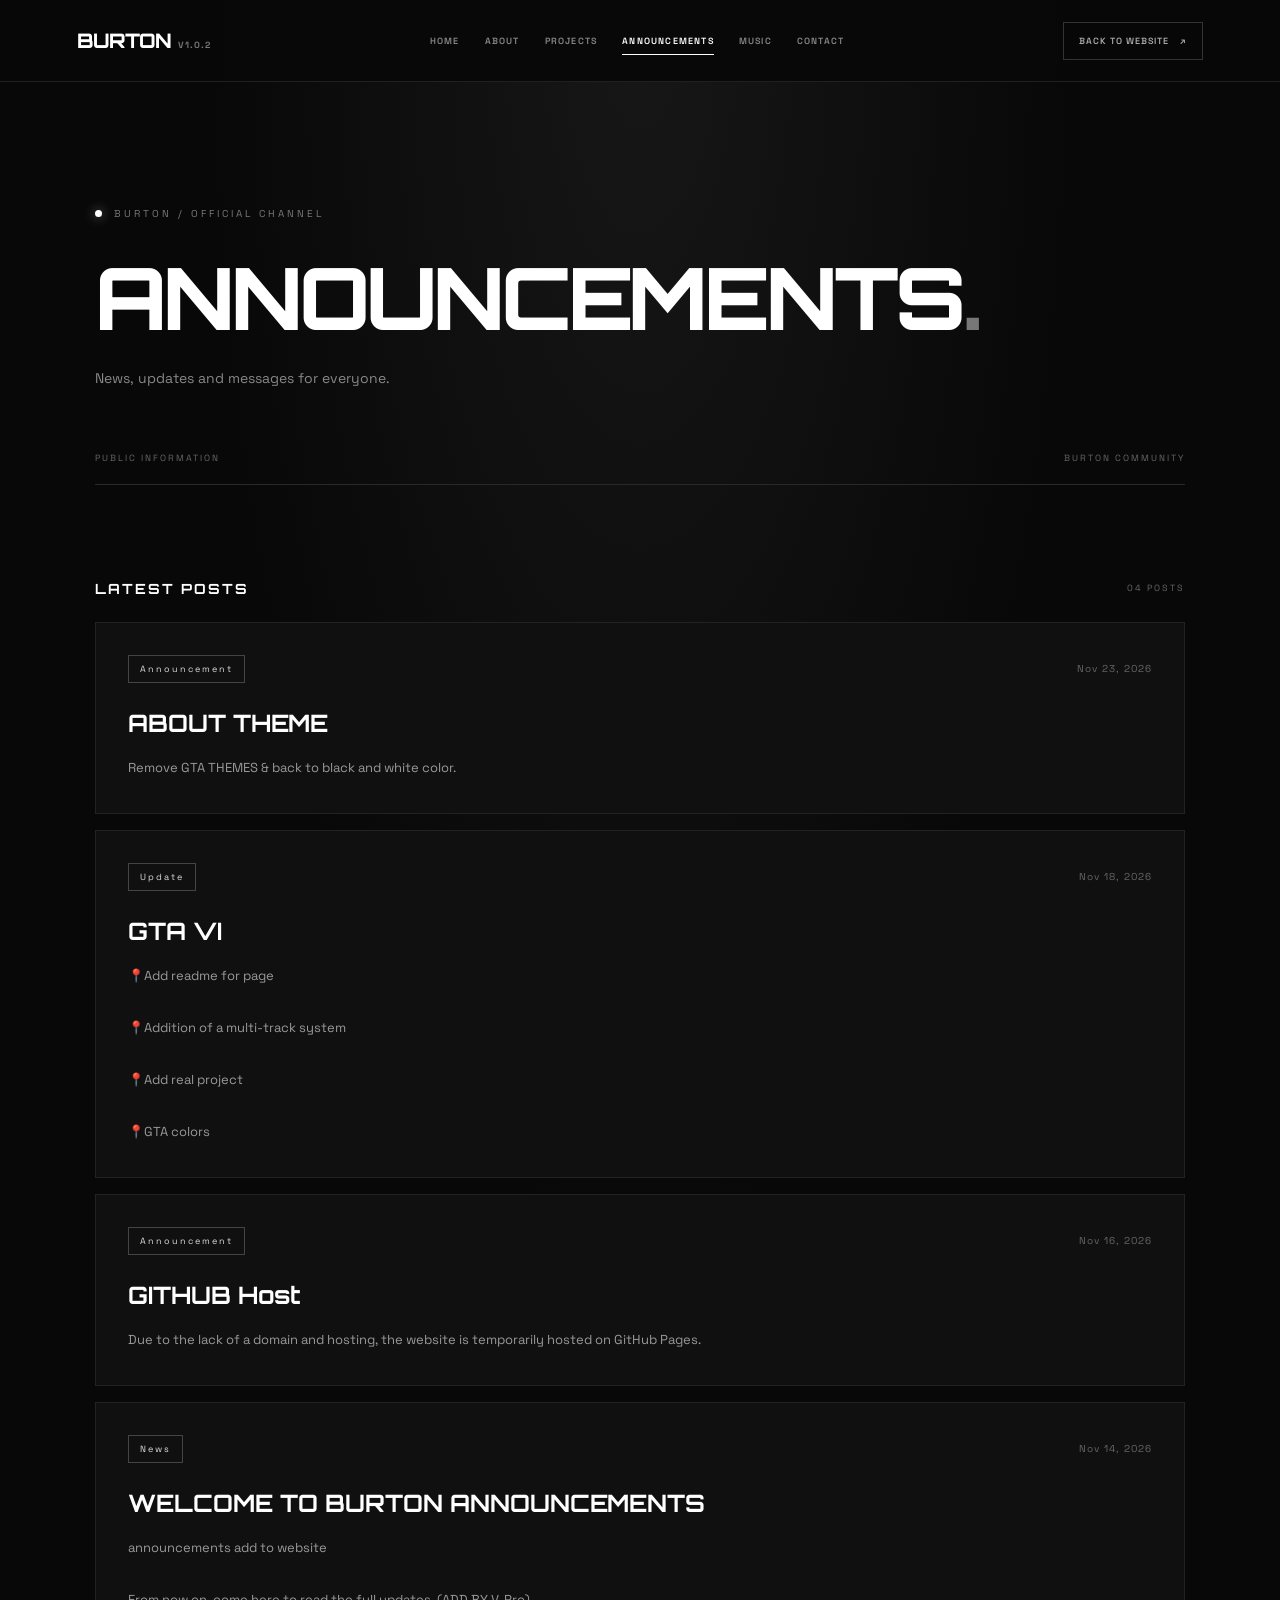
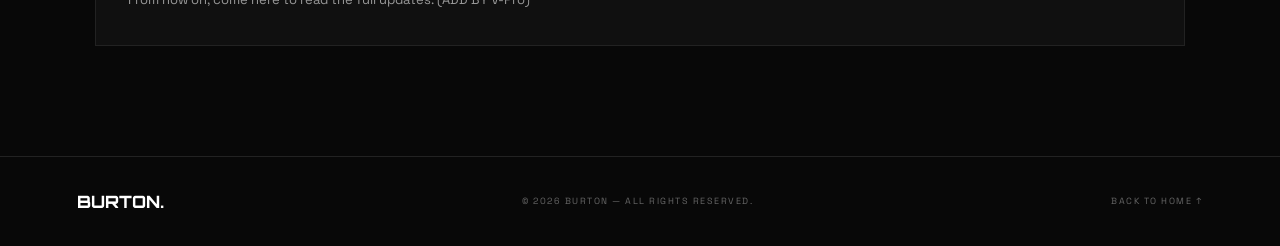
<file: announcements.html>
<!-- finglish : copy az file ha HARAM ast. -->
<!-- BURTON Website. -->




<!DOCTYPE html>
<html lang="en">
<head>
    <meta charset="UTF-8">
    <meta name="viewport" content="width=device-width, initial-scale=1.0">
    <meta name="theme-color" content="#080808">

    <title>Announcements — BURTON</title>
    <meta name="description" content="Official announcements and updates from BURTON.">

    <link rel="stylesheet" href="css/announcements.css">

    <link rel="preconnect" href="https://fonts.googleapis.com">
    <link rel="preconnect" href="https://fonts.gstatic.com" crossorigin>
    <link href="https://fonts.googleapis.com/css2?family=Orbitron:wght@400;500;600;700;800&family=Space+Grotesk:wght@400;500;600;700&display=swap" rel="stylesheet">
</head>

<body>

    <div class="ann-page">

        <!-- NAVBAR -->
        <nav class="ann-nav">
            <a href="index.html" class="ann-brand">
                BURTON<span>V1.0.2</span>
            </a>

            <div class="ann-links">
                <a href="index.html#home">HOME</a>
                <a href="index.html#about">ABOUT</a>
                <a href="index.html#projects">PROJECTS</a>
                <a href="announcements.html" class="ann-active">ANNOUNCEMENTS</a>
                <a href="index.html#music">MUSIC</a>
                <a href="index.html#contact">CONTACT</a>
            </div>

            <a href="index.html" class="ann-back">
                BACK TO WEBSITE <span>↗</span>
            </a>
        </nav>

        <!-- HERO -->
        <header class="ann-hero">
            <div class="ann-eyebrow">
                <span class="ann-dot"></span>
                BURTON / OFFICIAL CHANNEL
            </div>

            <h1>ANNOUNCEMENTS<span>.</span></h1>

            <p>
                News, updates and messages for everyone.
            </p>

            <div class="ann-hero-bottom">
                <span>PUBLIC INFORMATION</span>
                <span>BURTON COMMUNITY</span>
            </div>
        </header>

        <!-- POSTS -->
        <main class="ann-main">

            <div class="ann-section-title">
                <h2>LATEST POSTS</h2>
                <span id="announcementCount">00 POSTS</span>
            </div>

            <div class="ann-list" id="announcementsList">
                <div class="ann-empty">
                    <span>NO ANNOUNCEMENTS YET</span>
                    <p>New messages will appear here.</p>
                </div>
            </div>

        </main>

        <!-- FOOTER -->
        <footer class="ann-footer">
            <a href="index.html" class="ann-footer-brand">BURTON.</a>
            <span>© 2026 BURTON — ALL RIGHTS RESERVED.</span>
            <a href="index.html">BACK TO HOME ↑</a>
        </footer>

    </div>

    <script src="scripts/announcements.js"></script>
</body>
</html>
</file>
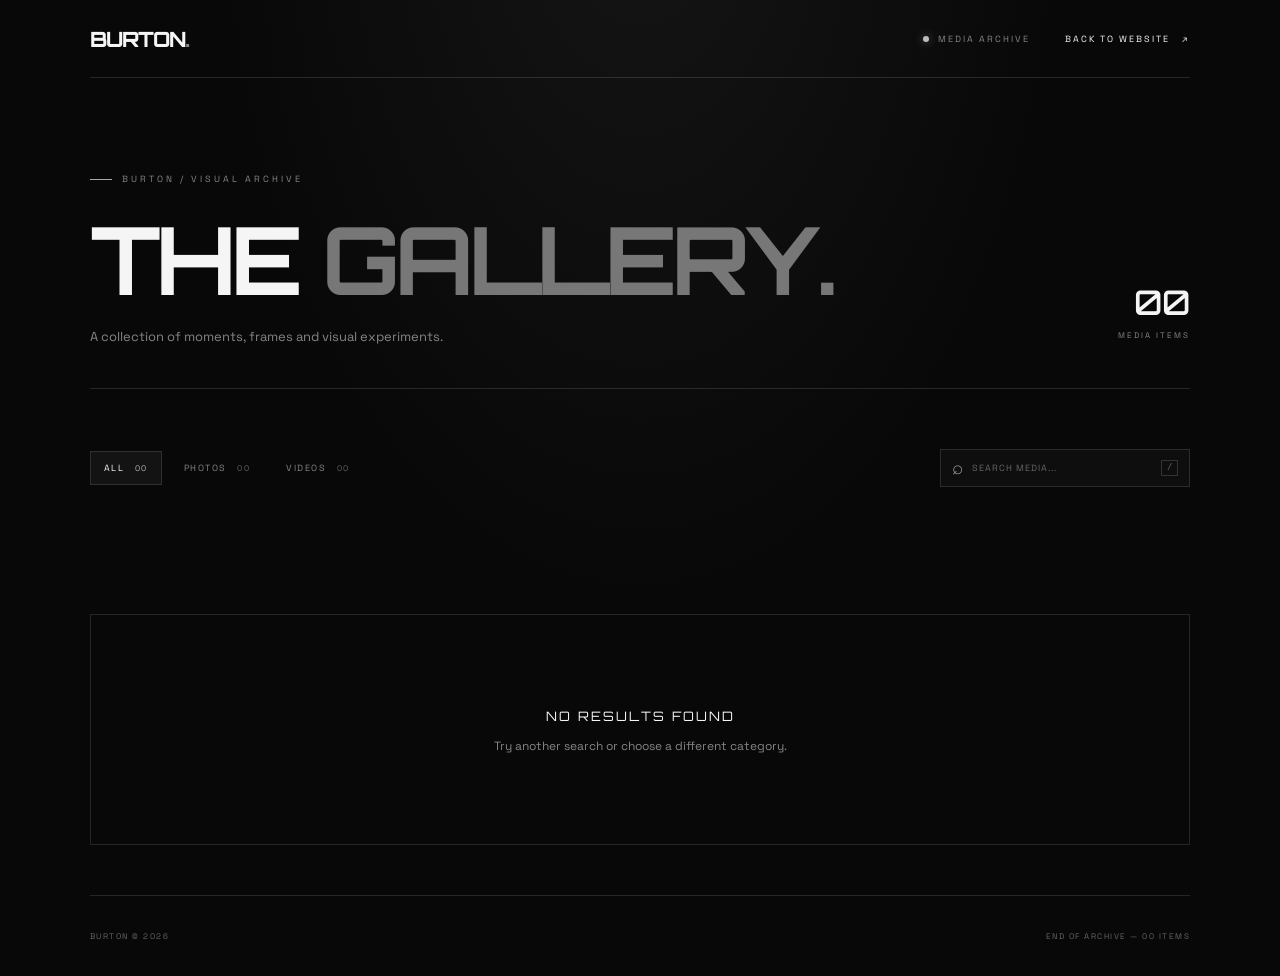
<file: gallery.html>
<!-- finglish : copy az file ha HARAM ast. -->
<!-- BURTON Website. -->



<!DOCTYPE html>
<html lang="en">
<head>
    <meta charset="UTF-8">
    <meta name="viewport" content="width=device-width, initial-scale=1.0">
    <meta name="theme-color" content="#080808">
    <title>BURTON — Gallery</title>
    <link rel="stylesheet" href="css/gallery.css">
</head>
<body>
    <div class="gallery-page">
        <header class="gallery-nav">
            <a class="gallery-brand" href="index.html">BURTON<span>.</span></a>
            <div class="gallery-nav-right">
                <span class="gallery-status"><i></i> MEDIA ARCHIVE</span>
                <a class="back-link" href="index.html">BACK TO WEBSITE <span>↗</span></a>
            </div>
        </header>

        <main>
            <section class="gallery-hero">
                <div class="eyebrow"><span></span> BURTON / VISUAL ARCHIVE</div>
                <div class="hero-row">
                    <div>
                        <h1>THE <span>GALLERY.</span></h1>
                        <p>A collection of moments, frames and visual experiments.</p>
                    </div>
                    <div class="hero-index">
                        <strong id="totalCount">00</strong>
                        <span>MEDIA ITEMS</span>
                    </div>
                </div>
                <div class="hero-rule"></div>
            </section>

            <section class="gallery-toolbar" aria-label="Gallery controls">
                <div class="filter-list" role="group" aria-label="Filter media">
                    <button class="filter-btn active" data-filter="all" type="button">ALL <span id="allCount">00</span></button>
                    <button class="filter-btn" data-filter="image" type="button">PHOTOS <span id="photoCount">00</span></button>
                    <button class="filter-btn" data-filter="video" type="button">VIDEOS <span id="videoCount">00</span></button>
                </div>
                <label class="search-box">
                    <span aria-hidden="true">⌕</span>
                    <input id="gallerySearch" type="search" placeholder="SEARCH MEDIA..." autocomplete="off">
                    <kbd>/</kbd>
                </label>
            </section>

            <section class="gallery-grid" id="galleryGrid" aria-live="polite"></section>

            <div class="empty-state" id="emptyState" hidden>
                <span>NO RESULTS FOUND</span>
                <p>Try another search or choose a different category.</p>
            </div>

            <footer class="gallery-footer">
                <span>BURTON © <span id="year"></span></span>
                <span>END OF ARCHIVE — <span id="footerCount">00</span> ITEMS</span>
            </footer>
        </main>
    </div>

    <!-- MEDIA VIEWER -->
    <div class="media-viewer" id="mediaViewer" aria-hidden="true">
        <button class="viewer-close" id="viewerClose" type="button" aria-label="Close viewer">×</button>
        <button class="viewer-nav viewer-prev" id="viewerPrev" type="button" aria-label="Previous media">←</button>
        <div class="viewer-content" id="viewerContent"></div>
        <button class="viewer-nav viewer-next" id="viewerNext" type="button" aria-label="Next media">→</button>
        <div class="viewer-caption">
            <span id="viewerType">PHOTO</span>
            <strong id="viewerTitle"></strong>
            <small id="viewerPosition"></small>
        </div>
    </div>

    <script src="scripts/gallery.js"></script>
</body>
</html>
</file>
<file: css/announcements.css>
/* ==============================================
   BURTON — Finglish : copy az file ha HARAM ast.
============================================== */





/* =====================================
   BURTON — ANNOUNCEMENTS
   Independent page stylesheet
===================================== */

* {
    margin: 0;
    padding: 0;
    box-sizing: border-box;
}

html {
    scroll-behavior: smooth;
}

body {
    background: #080808;
    color: #fff;
    font-family: "Space Grotesk", sans-serif;
    overflow-x: hidden;
}

a {
    color: inherit;
    text-decoration: none;
}

.ann-page {
    min-height: 100vh;
    background:
        radial-gradient(ellipse at 50% 0%, #171717 0%, transparent 48%),
        #080808;
}

/* NAVBAR */

.ann-nav {
    width: 100%;
    min-height: 82px;
    padding: 0 6%;
    display: flex;
    align-items: center;
    justify-content: space-between;
    gap: 30px;

    position: relative;
    z-index: 10;

    background: rgba(8, 8, 8, .94);
    border-bottom: 1px solid #202020;
}

.ann-brand {
    flex-shrink: 0;
    font-family: "Orbitron", sans-serif;
    font-size: 20px;
    font-weight: 800;
    letter-spacing: -1px;
}

.ann-brand span {
    display: inline-block;
    margin-left: 7px;
    color: #777;
    font-family: "Space Grotesk", sans-serif;
    font-size: 9px;
    letter-spacing: 1px;
}

.ann-links {
    display: flex;
    justify-content: center;
    align-items: center;
    flex-wrap: wrap;
    gap: 25px;
}

.ann-links a {
    position: relative;
    color: #888;
    font-size: 9px;
    font-weight: 600;
    letter-spacing: 1.2px;
    white-space: nowrap;
    transition: color .25s ease;
}

.ann-links a:hover,
.ann-links a.ann-active {
    color: #fff;
}

.ann-links a::after {
    content: "";
    position: absolute;
    left: 0;
    bottom: -8px;
    width: 0;
    height: 1px;
    background: #fff;
    transition: width .25s ease;
}

.ann-links a:hover::after,
.ann-links a.ann-active::after {
    width: 100%;
}

.ann-back {
    flex-shrink: 0;
    padding: 12px 15px;
    border: 1px solid #333;
    color: #aaa;
    font-size: 9px;
    font-weight: 600;
    letter-spacing: 1px;
    white-space: nowrap;
    transition: .3s ease;
}

.ann-back span {
    margin-left: 8px;
}

.ann-back:hover {
    color: #080808;
    background: #fff;
    border-color: #fff;
}

/* HERO */

.ann-hero {
    max-width: 1150px;
    margin: auto;
    padding: 125px 30px 65px;
}

.ann-eyebrow {
    display: flex;
    align-items: center;
    gap: 12px;
    color: #777;
    font-size: 10px;
    letter-spacing: 3px;
    margin-bottom: 28px;
}

.ann-dot {
    width: 7px;
    height: 7px;
    border-radius: 50%;
    background: #fff;
    box-shadow: 0 0 12px rgba(255,255,255,.5);
}

.ann-hero h1 {
    font-family: "Orbitron", sans-serif;
    font-size: clamp(38px, 7vw, 86px);
    font-weight: 800;
    letter-spacing: -4px;
    line-height: 1.15;
}

.ann-hero h1 span {
    color: #777;
}

.ann-hero > p {
    margin-top: 22px;
    color: #888;
    font-size: 14px;
}

.ann-hero-bottom {
    display: flex;
    justify-content: space-between;
    gap: 20px;
    margin-top: 65px;
    padding-bottom: 20px;
    border-bottom: 1px solid #292929;
    color: #666;
    font-size: 9px;
    letter-spacing: 2px;
}

/* MAIN */

.ann-main {
    max-width: 1150px;
    min-height: 350px;
    margin: auto;
    padding: 30px 30px 110px;
}

.ann-section-title {
    display: flex;
    justify-content: space-between;
    align-items: center;
    gap: 20px;
    margin-bottom: 25px;
}

.ann-section-title h2 {
    font-family: "Orbitron", sans-serif;
    font-size: 14px;
    letter-spacing: 2px;
}

.ann-section-title span {
    color: #666;
    font-size: 9px;
    letter-spacing: 2px;
}

/* EMPTY STATE */

.ann-empty {
    padding: 85px 20px;
    text-align: center;
    border: 1px solid #222;
    background: rgba(255,255,255,.015);
}

.ann-empty > span {
    color: #aaa;
    font-size: 11px;
    letter-spacing: 3px;
}

.ann-empty p {
    margin-top: 13px;
    color: #666;
    font-size: 12px;
}

/* ANNOUNCEMENT CARDS */

.ann-card {
    position: relative;
    padding: 32px;
    margin-top: 16px;
    border: 1px solid #222;
    background: #101010;
    transition: .3s ease;
}

.ann-card:hover {
    border-color: #555;
    transform: translateY(-3px);
    background: #131313;
}

.ann-card-top {
    display: flex;
    justify-content: space-between;
    align-items: center;
    gap: 15px;
    margin-bottom: 22px;
}

.ann-category {
    padding: 7px 11px;
    border: 1px solid #444;
    color: #ddd;
    font-size: 9px;
    letter-spacing: 2px;
}

.ann-date {
    color: #666;
    font-size: 10px;
    letter-spacing: 1px;
}

.ann-card h3 {
    margin-bottom: 14px;
    font-family: "Orbitron", sans-serif;
    font-size: clamp(17px, 3vw, 24px);
    line-height: 1.5;
}

.ann-card p {
    color: #999;
    font-size: 13px;
    line-height: 2;
    white-space: pre-line;
}

/* FOOTER */

.ann-footer {
    min-height: 90px;
    padding: 25px 6%;
    display: flex;
    align-items: center;
    justify-content: space-between;
    flex-wrap: wrap;
    gap: 20px;
    border-top: 1px solid #222;
}

.ann-footer-brand {
    font-family: "Orbitron", sans-serif;
    font-weight: 800;
    font-size: 17px;
}

.ann-footer span,
.ann-footer > a:last-child {
    color: #666;
    font-size: 9px;
    letter-spacing: 1.5px;
}

/* RESPONSIVE */

@media (max-width: 1050px) {
    .ann-nav {
        flex-wrap: wrap;
        justify-content: space-between;
        padding: 20px 5%;
    }

    .ann-links {
        order: 3;
        width: 100%;
        padding-top: 15px;
        border-top: 1px solid #222;
        gap: 20px;
    }
}

@media (max-width: 600px) {
    .ann-nav {
        gap: 18px;
    }

    .ann-brand {
        font-size: 17px;
    }

    .ann-back {
        padding: 10px;
        font-size: 8px;
    }

    .ann-links {
        justify-content: flex-start;
        gap: 17px;
    }

    .ann-links a {
        font-size: 8px;
    }

    .ann-hero {
        padding: 90px 22px 45px;
    }

    .ann-hero h1 {
        letter-spacing: -2px;
    }

    .ann-hero-bottom {
        font-size: 8px;
        flex-wrap: wrap;
        margin-top: 45px;
    }

    .ann-main {
        padding: 25px 22px 75px;
    }

    .ann-card {
        padding: 23px 18px;
    }

    .ann-card-top {
        align-items: flex-start;
        flex-direction: column;
    }

    .ann-footer {
        padding: 25px 22px;
    }
}

/* =====================================
   BURTON — TRANSPARENT TEXT SELECTION
===================================== */

::selection {
    background: transparent;
    color: inherit;
    text-shadow: none;
}

::-moz-selection {
    background: transparent;
    color: inherit;
    text-shadow: none;
}


/* =====================================
   BURTON — GLOBAL IMAGE SHIMMER
===================================== */

img {
    background: #17171d;
}

/* Loading state */

img:not([data-loaded="true"]) {
    background:
        linear-gradient(
            110deg,
            #17171d 8%,
            #252530 18%,
            #17171d 33%
        );
    background-size: 200% 100%;
    animation: imageShimmer 1.5s linear infinite;
}

/* Loaded state */

img[data-loaded="true"] {
    animation: imageFadeIn 0.45s ease both;
}

@keyframes imageShimmer {
    to {
        background-position-x: -200%;
    }
}

@keyframes imageFadeIn {
    from {
        opacity: 0.65;
    }
    to {
        opacity: 1;
    }
}

/* Accessibility */

@media (prefers-reduced-motion: reduce) {
    img {
        animation: none !important;
    }
}
</file>
<file: css/gallery.css>
@import url('https://fonts.googleapis.com/css2?family=Orbitron:wght@400;500;600;700;800&family=Space+Grotesk:wght@300;400;500;600;700&display=swap');

:root {
    --bg: #080808;
    --surface: #101010;
    --surface-light: #171717;
    --white: #f5f5f5;
    --gray: #858585;
    --border: rgba(255,255,255,.12);
    --font: 'Space Grotesk', sans-serif;
    --display: 'Orbitron', sans-serif;
}

* { margin: 0; padding: 0; box-sizing: border-box; }

html { scroll-behavior: smooth; background: var(--bg); }

body {
    min-height: 100vh;
    background:
        radial-gradient(ellipse at 50% -15%, rgba(255,255,255,.055), transparent 48%),
        var(--bg);
    color: var(--white);
    font-family: var(--font);
    overflow-x: hidden;
}

body.viewer-open { overflow: hidden; }

a { color: inherit; text-decoration: none; }
button, input { font: inherit; }
button { color: inherit; }

.gallery-page { width: min(1440px, 100%); margin: 0 auto; padding: 0 7%; }

.gallery-nav {
    height: 78px;
    display: flex;
    align-items: center;
    justify-content: space-between;
    border-bottom: 1px solid var(--border);
}

.gallery-brand {
    font-family: var(--display);
    font-size: 21px;
    font-weight: 800;
    letter-spacing: -1px;
}
.gallery-brand span { color: #888; }

.gallery-nav-right { display: flex; align-items: center; gap: 35px; }

.gallery-status, .back-link {
    font-size: 9px;
    letter-spacing: 2px;
    color: var(--gray);
}
.gallery-status { display: flex; align-items: center; gap: 9px; }
.gallery-status i {
    width: 6px; height: 6px; border-radius: 50%;
    background: #bdbdbd; box-shadow: 0 0 10px rgba(255,255,255,.4);
}
.back-link { color: var(--white); transition: color .25s; }
.back-link:hover { color: #999; }
.back-link span { margin-left: 8px; }

.gallery-hero { padding: 95px 0 38px; }
.eyebrow {
    display: flex; align-items: center; gap: 10px;
    color: var(--gray); font-size: 9px; letter-spacing: 3px;
    margin-bottom: 25px;
}
.eyebrow span { width: 22px; height: 1px; background: #aaa; }

.hero-row { display: flex; justify-content: space-between; align-items: flex-end; gap: 25px; }
.gallery-hero h1 {
    font-family: var(--display);
    font-size: clamp(42px, 8vw, 94px);
    line-height: 1.05;
    letter-spacing: -5px;
}
.gallery-hero h1 span { color: #777; }
.gallery-hero p { color: var(--gray); font-size: 13px; margin-top: 19px; }
.hero-index { display: flex; flex-direction: column; align-items: flex-end; gap: 7px; padding-bottom: 5px; }
.hero-index strong { font-family: var(--display); font-size: 34px; font-weight: 500; }
.hero-index span { color: var(--gray); font-size: 8px; letter-spacing: 2px; }
.hero-rule { height: 1px; background: var(--border); margin-top: 43px; }

.gallery-toolbar {
    display: flex; align-items: center; justify-content: space-between;
    gap: 20px; padding: 22px 0 27px;
}
.filter-list { display: flex; align-items: center; gap: 8px; flex-wrap: wrap; }
.filter-btn {
    border: 1px solid transparent; background: transparent;
    color: var(--gray); padding: 10px 13px;
    font-size: 9px; letter-spacing: 1.5px; cursor: pointer;
    transition: .25s ease;
}
.filter-btn span { color: #666; margin-left: 7px; font-size: 8px; }
.filter-btn:hover { color: var(--white); }
.filter-btn.active { color: var(--white); border-color: var(--border); background: rgba(255,255,255,.045); }
.filter-btn.active span { color: #bbb; }

.search-box {
    width: min(250px, 100%); height: 38px;
    display: flex; align-items: center; gap: 9px;
    padding: 0 11px; border: 1px solid var(--border);
    background: rgba(255,255,255,.025);
}
.search-box > span { color: #999; font-size: 19px; line-height: 1; }
.search-box input {
    min-width: 0; width: 100%; border: 0; outline: 0;
    background: transparent; color: var(--white);
    font-size: 9px; letter-spacing: 1px;
}
.search-box input::placeholder { color: #666; }
.search-box kbd { color: #666; font-size: 9px; border: 1px solid #333; padding: 2px 5px; }

.gallery-grid {
    display: grid;
    grid-template-columns: repeat(4, minmax(0, 1fr));
    gap: 15px;
    min-height: 100px;
}
.media-card {
    position: relative; min-width: 0; overflow: hidden;
    aspect-ratio: 1 / 1; background: var(--surface);
    border: 1px solid var(--border); cursor: pointer;
    isolation: isolate; animation: cardIn .55s ease both;
}
.media-card::after {
    content: ""; position: absolute; inset: 0; z-index: 1;
    background: linear-gradient(180deg, transparent 48%, rgba(0,0,0,.78));
    opacity: .8; transition: opacity .35s;
    pointer-events: none;
}
.media-card img, .media-card video {
    width: 100%; height: 100%; display: block;
    object-fit: cover; transition: transform .65s cubic-bezier(.2,.7,.2,1), filter .4s;
}
.media-card:hover img, .media-card:hover video { transform: scale(1.055); filter: brightness(.78); }
.media-card:hover::after { opacity: 1; }
.media-card:focus-visible { outline: 2px solid #fff; outline-offset: 3px; }

.media-type {
    position: absolute; top: 12px; left: 12px; z-index: 2;
    padding: 7px 9px; background: rgba(5,5,5,.72);
    border: 1px solid rgba(255,255,255,.2);
    color: #eee; font-size: 8px; letter-spacing: 1.5px;
    backdrop-filter: blur(10px);
}
.play-indicator {
    position: absolute; z-index: 2; top: 50%; left: 50%;
    width: 48px; height: 48px; transform: translate(-50%,-50%);
    display: grid; place-items: center; border-radius: 50%;
    border: 1px solid rgba(255,255,255,.65);
    background: rgba(0,0,0,.25); color: white;
    font-size: 14px; padding-left: 3px;
    backdrop-filter: blur(8px); transition: .3s;
}
.media-card:hover .play-indicator { background: white; color: black; transform: translate(-50%,-50%) scale(1.1); }
.media-info {
    position: absolute; left: 15px; right: 15px; bottom: 14px; z-index: 2;
    display: flex; justify-content: space-between; align-items: flex-end; gap: 8px;
}
.media-info strong { display: block; font-size: 11px; font-weight: 600; letter-spacing: .5px; }
.media-info small { display: block; color: #aaa; font-size: 8px; margin-top: 5px; letter-spacing: 1.3px; }
.media-index { color: #aaa; font-family: var(--display); font-size: 9px; }

.empty-state { padding: 90px 20px; text-align: center; border: 1px solid var(--border); }
.empty-state[hidden] { display: none; }
.empty-state span { font-family: var(--display); font-size: 13px; letter-spacing: 2px; }
.empty-state p { color: var(--gray); font-size: 12px; margin-top: 12px; }

.gallery-footer {
    display: flex; justify-content: space-between; gap: 20px;
    padding: 35px 0; margin-top: 50px; border-top: 1px solid var(--border);
    color: #666; font-size: 8px; letter-spacing: 1.5px;
}

/* Fullscreen media viewer */
.media-viewer {
    position: fixed; inset: 0; z-index: 5000;
    display: flex; align-items: center; justify-content: center;
    padding: 70px 80px 105px;
    background: rgba(0,0,0,.96);
    opacity: 0; visibility: hidden; pointer-events: none;
    transition: opacity .3s ease, visibility .3s ease;
}
.media-viewer.active { opacity: 1; visibility: visible; pointer-events: auto; }
.viewer-content {
    width: min(78vh, 78vw); height: min(78vh, 78vw);
    display: flex; align-items: center; justify-content: center;
    border: 1px solid var(--border); background: #101010;
}
.viewer-content img, .viewer-content video {
    width: 100%; height: 100%; object-fit: contain;
}
.viewer-close {
    position: absolute; top: 22px; right: 30px;
    width: 42px; height: 42px; border: 1px solid var(--border);
    background: rgba(255,255,255,.04); color: white;
    font-size: 27px; cursor: pointer; transition: .25s;
}
.viewer-close:hover, .viewer-nav:hover { background: white; color: black; }
.viewer-nav {
    position: absolute; top: 50%; transform: translateY(-50%);
    width: 43px; height: 43px; border: 1px solid var(--border);
    background: rgba(255,255,255,.04); color: white;
    cursor: pointer; transition: .25s;
}
.viewer-prev { left: 25px; }
.viewer-next { right: 25px; }
.viewer-caption {
    position: absolute; bottom: 28px; left: 50%; transform: translateX(-50%);
    display: flex; align-items: center; gap: 14px; white-space: nowrap;
}
.viewer-caption span { color: #888; font-size: 8px; letter-spacing: 2px; }
.viewer-caption strong { font-size: 11px; font-weight: 500; }
.viewer-caption small { color: #666; font-size: 9px; }

@keyframes cardIn {
    from { opacity: 0; transform: translateY(14px); }
    to { opacity: 1; transform: translateY(0); }
}

@media (max-width: 1000px) {
    .gallery-grid { grid-template-columns: repeat(3, minmax(0, 1fr)); }
}
@media (max-width: 700px) {
    .gallery-page { padding: 0 6%; }
    .gallery-nav { height: 68px; }
    .gallery-nav-right { gap: 16px; }
    .gallery-status { display: none; }
    .gallery-hero { padding-top: 70px; }
    .gallery-hero h1 { letter-spacing: -3px; }
    .gallery-hero p { max-width: 260px; font-size: 11px; line-height: 1.8; }
    .hero-index strong { font-size: 26px; }
    .gallery-toolbar { align-items: stretch; flex-direction: column; }
    .search-box { width: 100%; }
    .gallery-grid { grid-template-columns: repeat(2, minmax(0, 1fr)); gap: 10px; }
    .media-info { left: 10px; right: 10px; bottom: 10px; }
    .media-info strong { font-size: 9px; }
    .media-info small { font-size: 7px; }
    .media-type { top: 8px; left: 8px; padding: 6px 7px; font-size: 7px; }
    .play-indicator { width: 38px; height: 38px; font-size: 12px; }
    .media-viewer { padding: 70px 12px 100px; }
    .viewer-content { width: min(92vw, 70vh); height: min(92vw, 70vh); }
    .viewer-prev { left: 8px; }
    .viewer-next { right: 8px; }
    .viewer-nav { top: auto; bottom: 22px; transform: none; }
    .viewer-caption { bottom: 36px; gap: 8px; }
    .viewer-close { top: 14px; right: 14px; }
}
@media (max-width: 380px) {
    .gallery-grid { gap: 7px; }
    .media-info strong { font-size: 8px; }
    .filter-btn { padding: 9px 8px; font-size: 8px; }
    .gallery-footer { font-size: 7px; }
}
@media (prefers-reduced-motion: reduce) {
    *, *::before, *::after { scroll-behavior: auto !important; animation-duration: .01ms !important; transition-duration: .01ms !important; }
}
</file>
